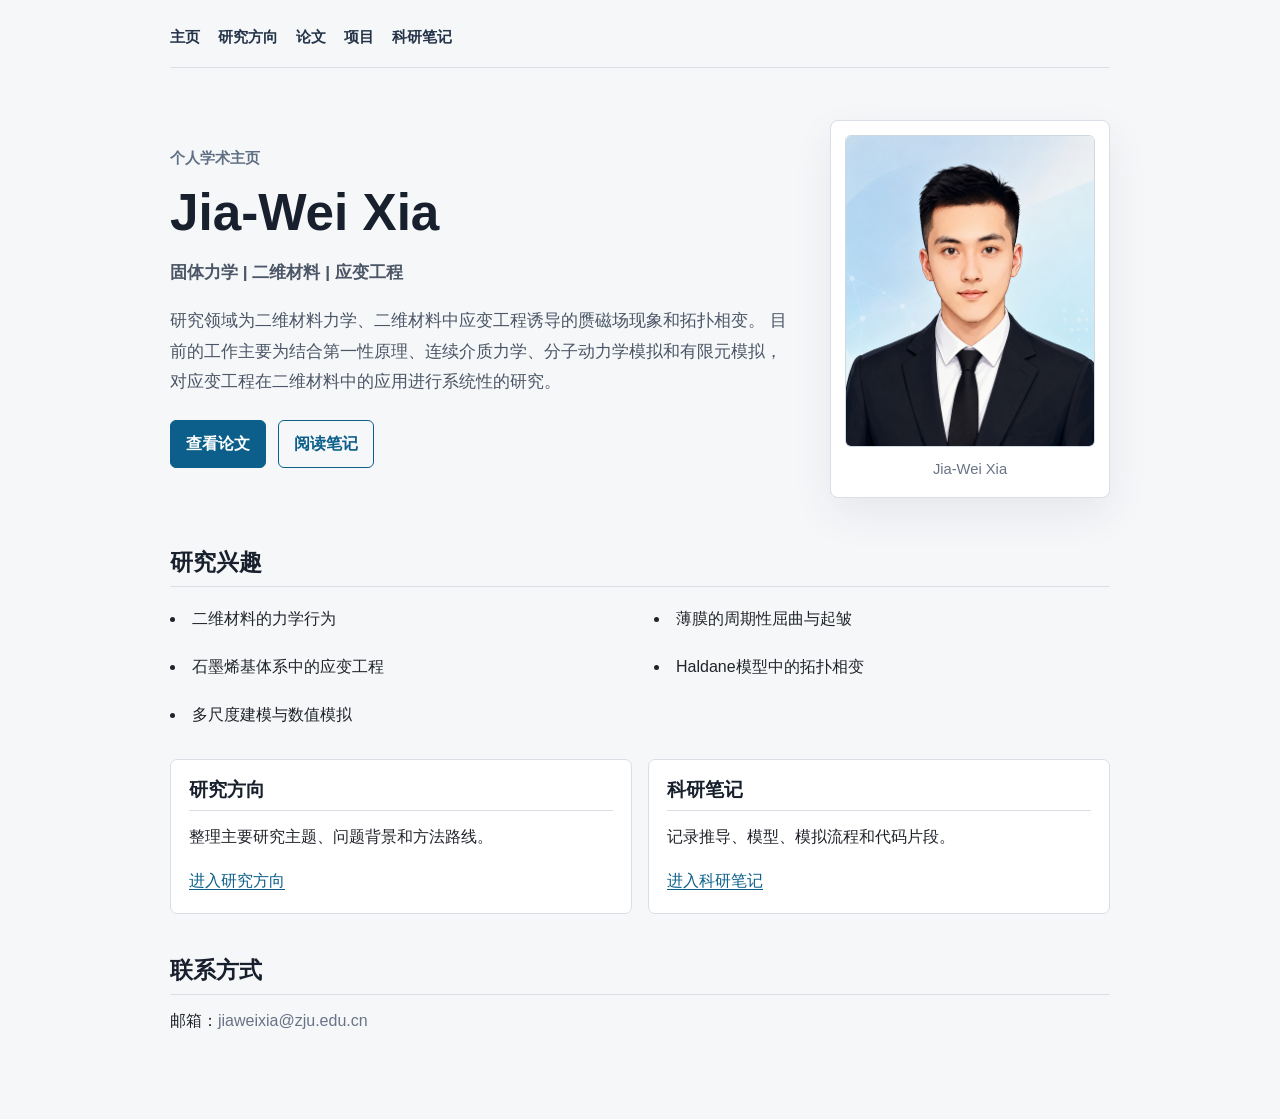
<file: index.html>
<!DOCTYPE html>
<html lang="zh-CN">
<head>
  <meta charset="UTF-8">
  <meta name="viewport" content="width=device-width, initial-scale=1.0">
  <title>Jia-Wei Xia | 个人学术主页</title>
  <link rel="stylesheet" href="style.css">
</head>
<body>
  <header class="site-header">
    <nav class="navbar" aria-label="主导航">
      <a href="index.html" target="_self" rel="noopener">主页</a>
      <a href="research.html" target="_self" rel="noopener">研究方向</a>
      <a href="publications.html" target="_self" rel="noopener">论文</a>
      <a href="projects.html" target="_self" rel="noopener">项目</a>
      <a href="notes.html" target="_self" rel="noopener">科研笔记</a>
    </nav>
  </header>

  <main>
    <section class="hero hero-profile">
      <div class="hero-copy">
        <p class="eyebrow">个人学术主页</p>
        <h1>Jia-Wei Xia</h1>
        <p class="subtitle">固体力学 | 二维材料 | 应变工程</p>
        <p class="lead">
          研究领域为二维材料力学、二维材料中应变工程诱导的赝磁场现象和拓扑相变。
          目前的工作主要为结合第一性原理、连续介质力学、分子动力学模拟和有限元模拟，对应变工程在二维材料中的应用进行系统性的研究。
        </p>
        <div class="button-row">
          <a class="button" href="publications.html" target="_blank" rel="noopener">查看论文</a>
          <a class="button secondary" href="notes.html" target="_blank" rel="noopener">阅读笔记</a>
        </div>
      </div>

      <aside class="profile-card" aria-label="个人照片占位">
        <img class="profile-photo" src="assets/figures/personal_avatar.png" alt="个人照片占位图">
        <p class="photo-caption">Jia-Wei Xia</p>
      </aside>
    </section>

    <section>
      <h2>研究兴趣</h2>
      <ul class="interest-list">
        <li>二维材料的力学行为</li>
        <li>薄膜的周期性屈曲与起皱</li>
        <li>石墨烯基体系中的应变工程</li>
        <li>Haldane模型中的拓扑相变</li>
        <li>多尺度建模与数值模拟</li>
      </ul>
    </section>

    <section class="quick-links">
      <article class="card">
        <h2>研究方向</h2>
        <p>整理主要研究主题、问题背景和方法路线。</p>
        <a href="research.html" target="_blank" rel="noopener">进入研究方向</a>
      </article>
      <article class="card">
        <h2>科研笔记</h2>
        <p>记录推导、模型、模拟流程和代码片段。</p>
        <a href="notes.html" target="_blank" rel="noopener">进入科研笔记</a>
      </article>
    </section>

    <section>
      <h2>联系方式</h2>
      <p>
        邮箱：<span class="muted">jiaweixia@zju.edu.cn</span>
      </p>
    </section>
  </main>
</body>
</html>
</file>
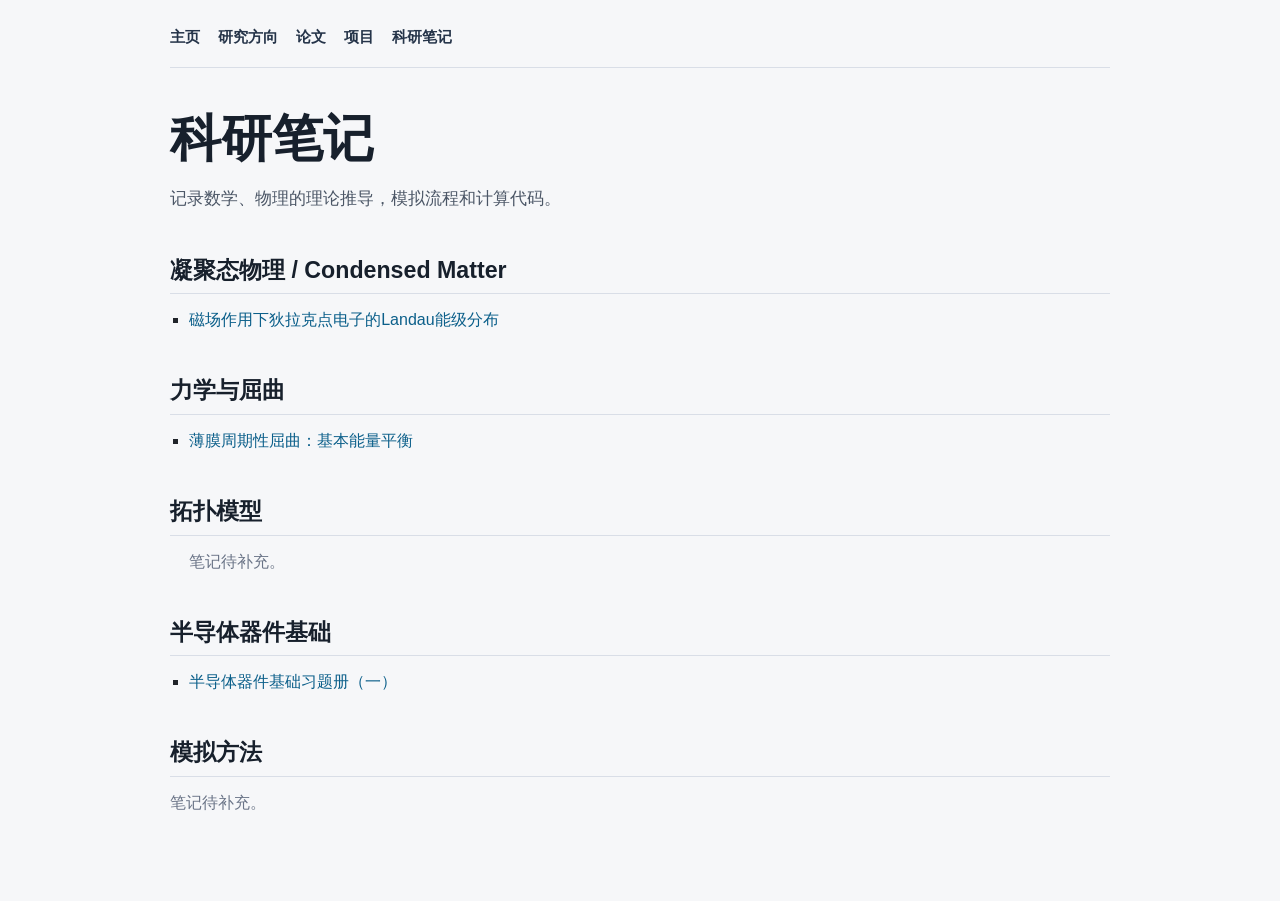
<file: notes.html>
<!DOCTYPE html>
<html lang="zh-CN">
<head>
  <meta charset="UTF-8">
  <meta name="viewport" content="width=device-width, initial-scale=1.0">
  <title>科研笔记 | Jia-Wei Xia</title>
  <link rel="stylesheet" href="style.css">
</head>
<body>
  <header class="site-header">
    <nav class="navbar" aria-label="主导航">
      <a href="index.html" target="_self" rel="noopener">主页</a>
      <a href="research.html" target="_self" rel="noopener">研究方向</a>
      <a href="publications.html" target="_self" rel="noopener">论文</a>
      <a href="projects.html" target="_self" rel="noopener">项目</a>
      <a href="notes.html" target="_self" rel="noopener">科研笔记</a>
    </nav>
  </header>

  <main>
    <h1>科研笔记</h1>
    <p class="lead">
      记录数学、物理的理论推导，模拟流程和计算代码。
    </p>


    <section> 
      <h2>凝聚态物理 / Condensed Matter</h2>
      <ul class="note-list">
        <li>
          <a href="notes/condensed-matter/graphene-landau-levels/" target="_blank" rel="noopener"
          style="text-decoration: none;">
            磁场作用下狄拉克点电子的Landau能级分布
          </a>
        </li>
      </ul>

    </section>


    <section>

      <h2>力学与屈曲</h2>
      <ul class="note-list">
        <li>
          <a href="notes/mechanics/periodic-thin-film-buckling/" target="_blank" rel="noopener"
          style="text-decoration: none;">
            薄膜周期性屈曲：基本能量平衡
          </a>
        </li>
      </ul>
    </section>

    <section>

      <h2>拓扑模型</h2>
      <ul class="note-list">

          <p class="muted">笔记待补充。</p>

      </ul>
    </section>

    <section>
      <h2>半导体器件基础</h2>
      <ul class="note-list">
        <li>
          <a href="notes/semiconductor-devices/exercise-collection/" target="_blank" rel="noopener"
          style="text-decoration: none;">
            半导体器件基础习题册（一）
          </a>
        </li>
      </ul>
    </section>


    <section>
      <h2>模拟方法</h2>
      <p class="muted">笔记待补充。</p>
    </section>
  </main>
</body>
</html>
</file>
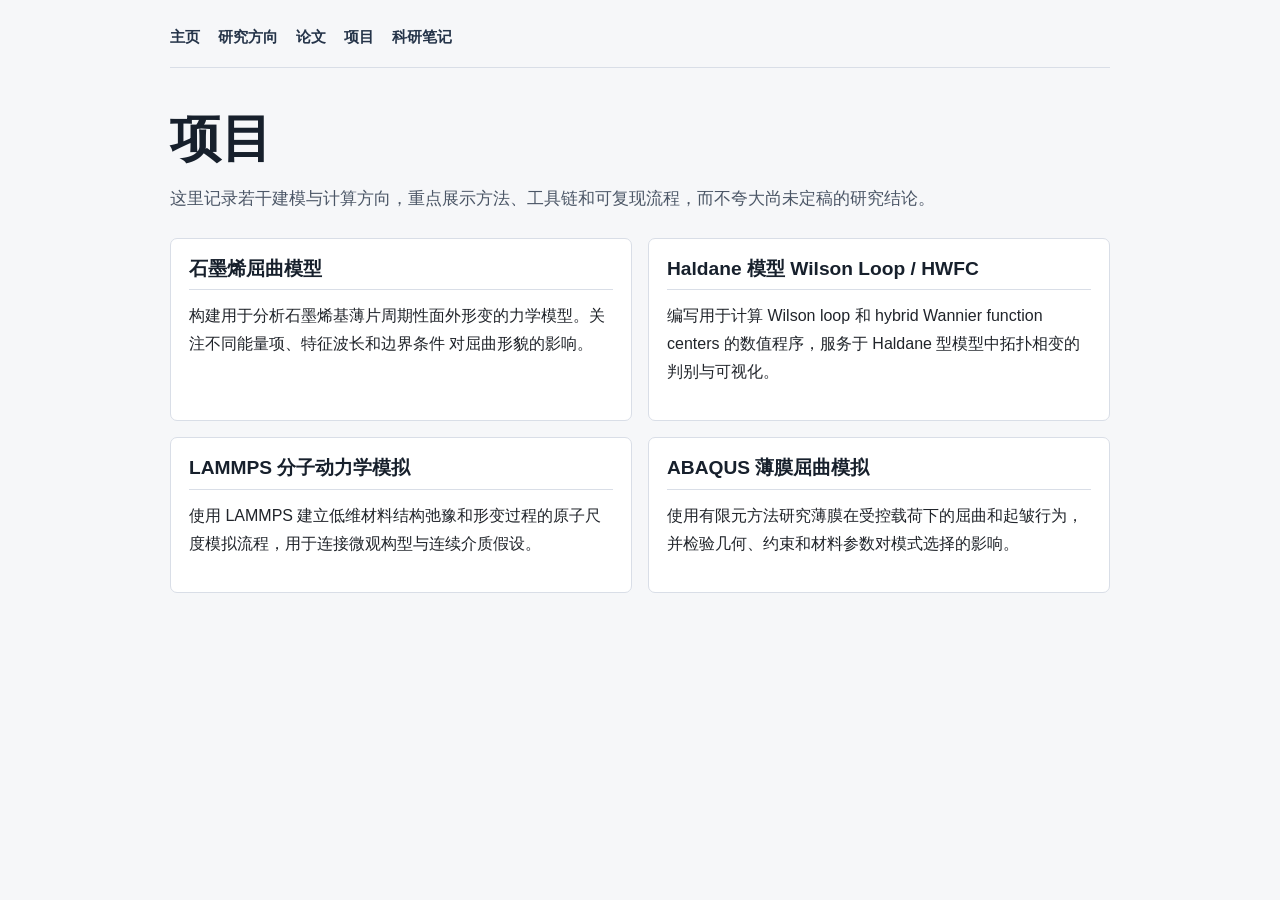
<file: projects.html>
<!DOCTYPE html>
<html lang="zh-CN">
<head>
  <meta charset="UTF-8">
  <meta name="viewport" content="width=device-width, initial-scale=1.0">
  <title>项目 | Jia-Wei Xia</title>
  <link rel="stylesheet" href="style.css">
</head>
<body>
  <header class="site-header">
    <nav class="navbar" aria-label="主导航">
      <a href="index.html" target="_self" rel="noopener">主页</a>
      <a href="research.html" target="_self" rel="noopener">研究方向</a>
      <a href="publications.html" target="_self" rel="noopener">论文</a>
      <a href="projects.html" target="_self" rel="noopener">项目</a>
      <a href="notes.html" target="_self" rel="noopener">科研笔记</a>
    </nav>
  </header>

  <main>
    <h1>项目</h1>
    <p class="lead">
      这里记录若干建模与计算方向，重点展示方法、工具链和可复现流程，而不夸大尚未定稿的研究结论。
    </p>

    <section class="project-grid">
      <article class="project-card">
        <h2>石墨烯屈曲模型</h2>
        <p>
          构建用于分析石墨烯基薄片周期性面外形变的力学模型。关注不同能量项、特征波长和边界条件
          对屈曲形貌的影响。
        </p>
      </article>

      <article class="project-card">
        <h2>Haldane 模型 Wilson Loop / HWFC</h2>
        <p>
          编写用于计算 Wilson loop 和 hybrid Wannier function centers 的数值程序，服务于
          Haldane 型模型中拓扑相变的判别与可视化。
        </p>
      </article>

      <article class="project-card">
        <h2>LAMMPS 分子动力学模拟</h2>
        <p>
          使用 LAMMPS 建立低维材料结构弛豫和形变过程的原子尺度模拟流程，用于连接微观构型与连续介质假设。
        </p>
      </article>

      <article class="project-card">
        <h2>ABAQUS 薄膜屈曲模拟</h2>
        <p>
          使用有限元方法研究薄膜在受控载荷下的屈曲和起皱行为，并检验几何、约束和材料参数对模式选择的影响。
        </p>
      </article>
    </section>
  </main>
</body>
</html>
</file>
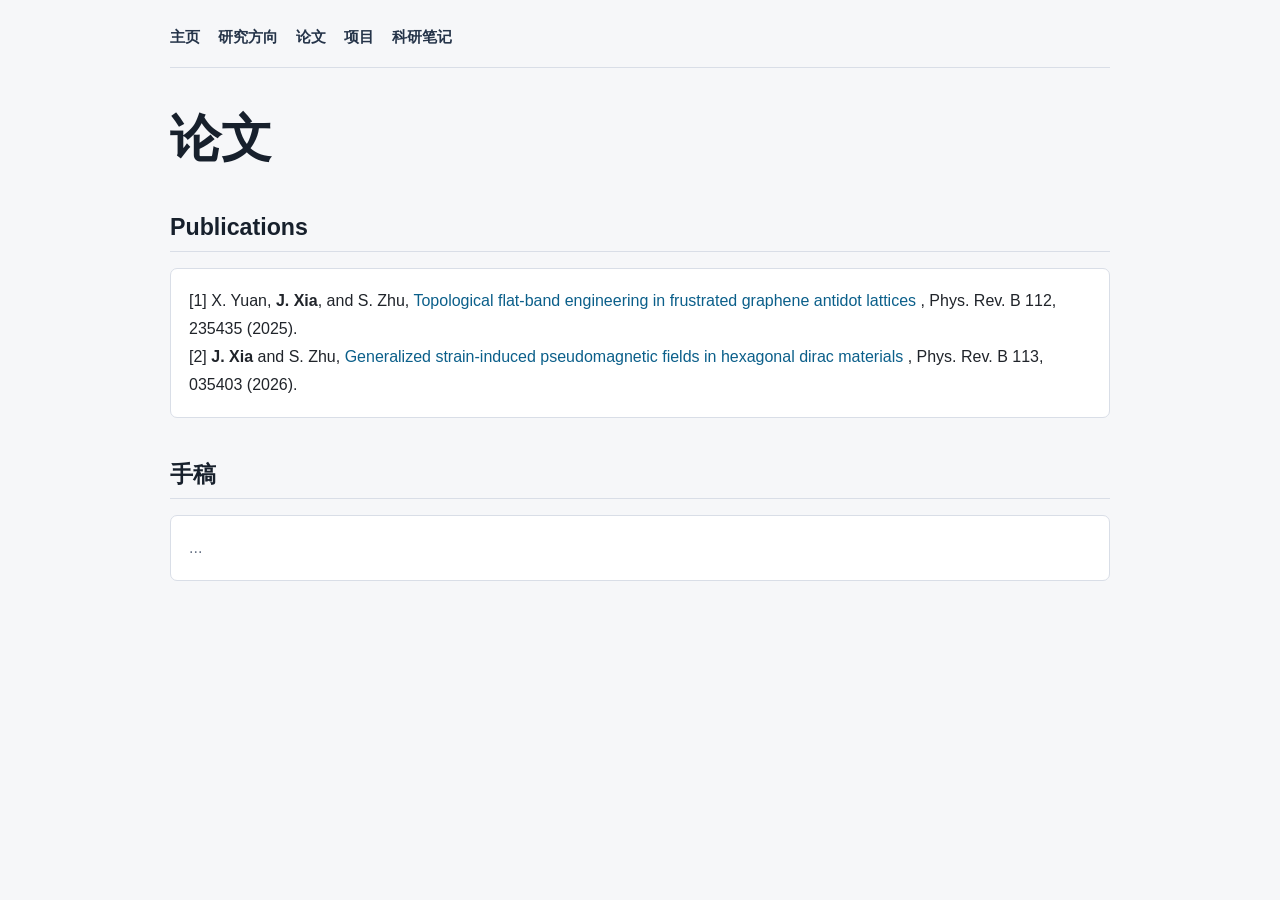
<file: publications.html>
<!DOCTYPE html>
<html lang="zh-CN">
<head>
  <meta charset="UTF-8">
  <meta name="viewport" content="width=device-width, initial-scale=1.0">
  <title>论文 | Jia-Wei Xia</title>
  <link rel="stylesheet" href="style.css">
</head>
<body>
  <header class="site-header">
    <nav class="navbar" aria-label="主导航">
      <a href="index.html" target="_self" rel="noopener">主页</a>
      <a href="research.html" target="_self" rel="noopener">研究方向</a>
      <a href="publications.html" target="_self" rel="noopener">论文</a>
      <a href="projects.html" target="_self" rel="noopener">项目</a>
      <a href="notes.html" target="_self" rel="noopener">科研笔记</a>
    </nav>
  </header>

  <main>
    <h1>论文</h1>
    <p class="lead">

    </p>

    <section>
      <h2>Publications</h2>
      <article class="card">
        <p class="publication">
          [1] X. Yuan, <strong>J. Xia</strong>, and S. Zhu, 
          <a href="https://doi.org/10.1103/wt89-89b3" target="_blank" rel="noopener" style="text-decoration: none;">Topological flat-band 
            engineering in frustrated graphene antidot lattices</a>
          , Phys. Rev. B 112, 235435 (2025).<br>
        </p>

        <p class="publication">
          [2] <strong>J. Xia</strong> and S. Zhu, 
          <a href="https://doi.org/10.1103/5kgn-84cp" target="_blank" rel="noopener" style="text-decoration: none;">Generalized strain-induced 
            pseudomagnetic fields in hexagonal dirac materials</a>
          , Phys. Rev. B 113, 035403 (2026).<br>
        </p>

      </article>
    </section>

    <section>
      <h2>手稿</h2>
      <article class="card">
        <p class="publication">

          <span class="placeholder">...</span><br>

        </p>
      </article>

    </section>

  </main>
</body>
</html>
</file>
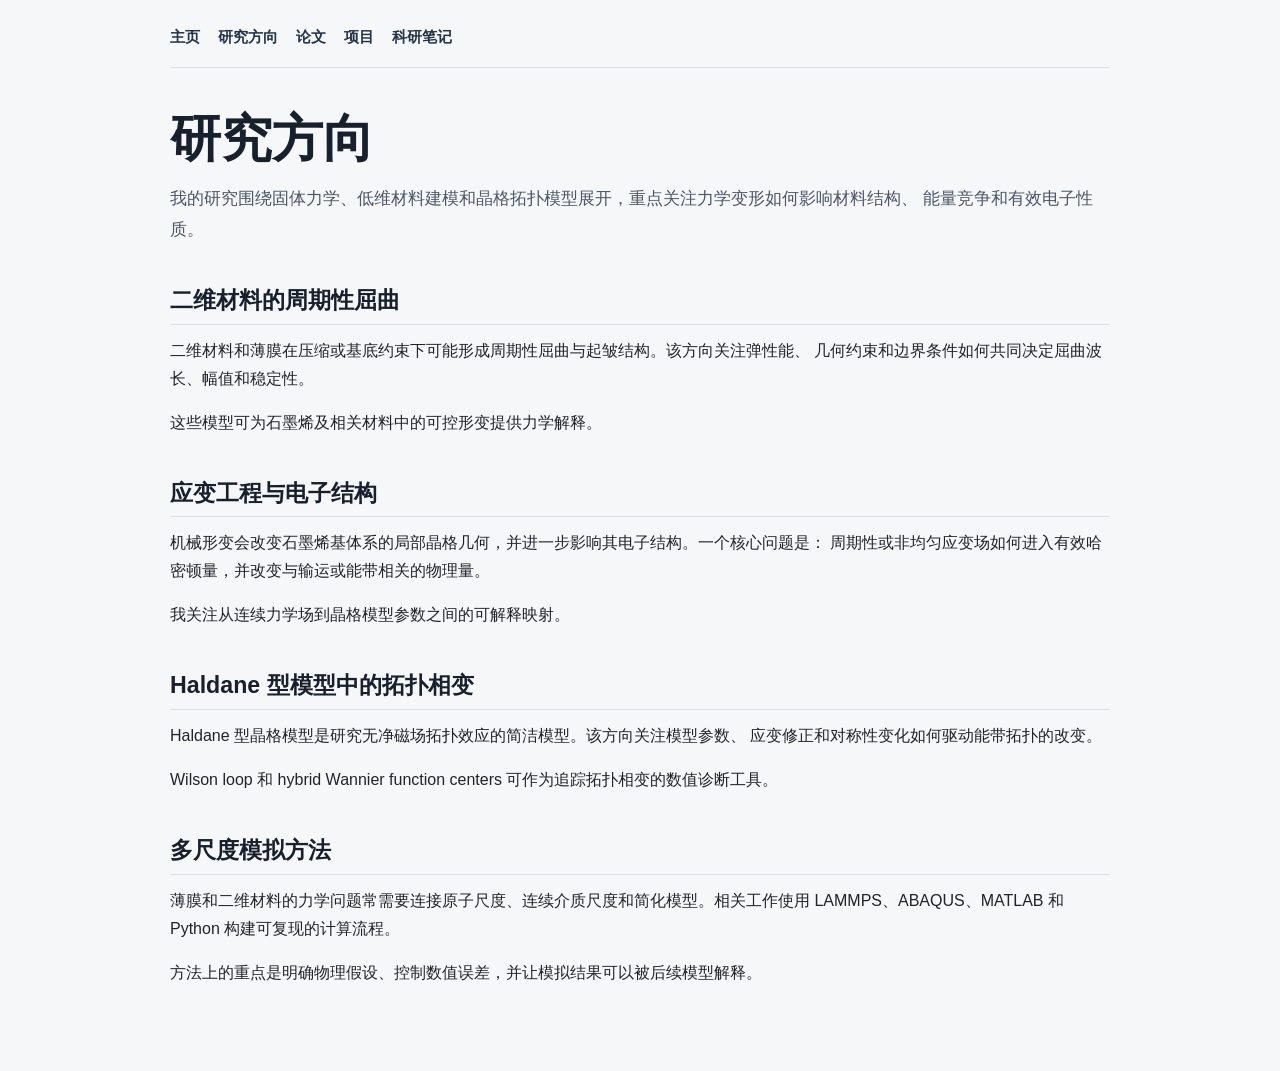
<file: research.html>
<!DOCTYPE html>
<html lang="zh-CN">
<head>
  <meta charset="UTF-8">
  <meta name="viewport" content="width=device-width, initial-scale=1.0">
  <title>研究方向 | Jia-Wei Xia</title>
  <link rel="stylesheet" href="style.css">
</head>
<body>
  <header class="site-header">
    <nav class="navbar" aria-label="主导航">
      <a href="index.html" target="_self" rel="noopener">主页</a>
      <a href="research.html" target="_self" rel="noopener">研究方向</a>
      <a href="publications.html" target="_self" rel="noopener">论文</a>
      <a href="projects.html" target="_self" rel="noopener">项目</a>
      <a href="notes.html" target="_self" rel="noopener">科研笔记</a>
    </nav>
  </header>

  <main>
    <h1>研究方向</h1>
    <p class="lead">
      我的研究围绕固体力学、低维材料建模和晶格拓扑模型展开，重点关注力学变形如何影响材料结构、
      能量竞争和有效电子性质。
    </p>

    <section>
      <h2>二维材料的周期性屈曲</h2>
      <p>
        二维材料和薄膜在压缩或基底约束下可能形成周期性屈曲与起皱结构。该方向关注弹性能、
        几何约束和边界条件如何共同决定屈曲波长、幅值和稳定性。
      </p>
      <p>
        这些模型可为石墨烯及相关材料中的可控形变提供力学解释。
      </p>
    </section>

    <section>
      <h2>应变工程与电子结构</h2>
      <p>
        机械形变会改变石墨烯基体系的局部晶格几何，并进一步影响其电子结构。一个核心问题是：
        周期性或非均匀应变场如何进入有效哈密顿量，并改变与输运或能带相关的物理量。
      </p>
      <p>
        我关注从连续力学场到晶格模型参数之间的可解释映射。
      </p>
    </section>

    <section>
      <h2>Haldane 型模型中的拓扑相变</h2>
      <p>
        Haldane 型晶格模型是研究无净磁场拓扑效应的简洁模型。该方向关注模型参数、
        应变修正和对称性变化如何驱动能带拓扑的改变。
      </p>
      <p>
        Wilson loop 和 hybrid Wannier function centers 可作为追踪拓扑相变的数值诊断工具。
      </p>
    </section>

    <section>
      <h2>多尺度模拟方法</h2>
      <p>
        薄膜和二维材料的力学问题常需要连接原子尺度、连续介质尺度和简化模型。相关工作使用
        LAMMPS、ABAQUS、MATLAB 和 Python 构建可复现的计算流程。
      </p>
      <p>
        方法上的重点是明确物理假设、控制数值误差，并让模拟结果可以被后续模型解释。
      </p>
    </section>
  </main>
</body>
</html>
</file>
<file: style.css>
* {
  box-sizing: border-box;
}

:root {
  --site-content-width: 940px;
  --site-page-gutter: 32px;

  font-size: 16px;
}

html {
  font-size: 16px;
}

body {
  margin: 0;
  background: #f6f7f9;
  color: #20242a;
  font-family: -apple-system, BlinkMacSystemFont, "Segoe UI", "Microsoft YaHei", Arial, Helvetica, sans-serif;
  line-height: 1.75;
}

main,
.site-header {
  width: min(var(--site-content-width), calc(100% - var(--site-page-gutter)));
  margin: 0 auto;
}

main {
  padding: 38px 0 68px;
}

.site-header {
  padding: 24px 0 0;
}

.navbar {
  --bs-navbar-padding-x: 0;
  --bs-navbar-padding-y: 0;

  display: flex;
  flex-wrap: wrap;
  gap: 10px 18px;
  align-items: center;
  justify-content: flex-start;
  padding-bottom: 16px;
  background: transparent;
  border-bottom: 1px solid #d9dee7;
}

.navbar a {
  color: #253449;
  font-size: 0.96rem;
  font-weight: 650;
  text-decoration: none;
}

.navbar a:hover,
.navbar a:focus {
  color: #0b5f8a;
  text-decoration: underline;
}

h1,
h2,
h3 {
  color: #17202c;
  line-height: 1.28;
}

h1 {
  margin: 0 0 12px;
  font-size: clamp(2.1rem, 6vw, 3.2rem);
  font-weight: 760;
}

h2 {
  margin: 42px 0 12px;
  padding-bottom: 8px;
  border-bottom: 1px solid #d9dee7;
  font-size: 1.45rem;
}

h3 {
  margin: 26px 0 8px;
  font-size: 1.15rem;
}

p {
  margin: 0 0 16px;
}

ul {
  margin: 0 0 18px 1.2rem;
  padding: 0;
}

li {
  margin: 6px 0;
}

a {
  color: #0b5f8a;
  text-decoration-thickness: 0.08em;
  text-underline-offset: 0.18em;
}

a:hover,
a:focus {
  color: #073f5c;
}

img {
  display: block;
  max-width: 100%;
  height: auto;
}

pre {
  margin: 18px 0;
  padding: 16px;
  overflow-x: auto;
  background: #eef2f5;
  border: 1px solid #d5dce5;
  border-radius: 6px;
}

code {
  padding: 0.12em 0.28em;
  background: #eef2f5;
  border-radius: 4px;
  font-family: "SFMono-Regular", Consolas, "Liberation Mono", Menlo, monospace;
  font-size: 0.95em;
}

pre code {
  padding: 0;
  background: transparent;
  border-radius: 0;
}

.hero {
  padding: 14px 0 8px;
}

.hero-profile {
  display: grid;
  grid-template-columns: minmax(0, 1fr) minmax(220px, 280px);
  gap: 40px;
  align-items: center;
}

.hero-copy {
  min-width: 0;
}

.eyebrow {
  margin-bottom: 8px;
  color: #607084;
  font-size: 0.92rem;
  font-weight: 700;
}

.subtitle,
.lead {
  color: #4b5666;
  font-size: 1.08rem;
}

.subtitle {
  margin-bottom: 18px;
  font-weight: 650;
}

.profile-card {
  padding: 14px;
  background: #ffffff;
  border: 1px solid #d9dee7;
  border-radius: 8px;
  box-shadow: 0 16px 40px rgba(42, 55, 72, 0.08);
}

.profile-photo {
  width: 100%;
  aspect-ratio: 4 / 5;
  object-fit: cover;
  border: 1px solid #d0d9e3;
  border-radius: 6px;
  background: #eef2f5;
}

.photo-caption {
  margin: 10px 0 0;
  color: #697386;
  font-size: 0.92rem;
  text-align: center;
}

.button-row {
  display: flex;
  flex-wrap: wrap;
  gap: 12px;
  margin: 24px 0 4px;
}

.button {
  display: inline-block;
  padding: 9px 15px;
  border: 1px solid #0b5f8a;
  border-radius: 6px;
  background: #0b5f8a;
  color: #ffffff;
  font-weight: 650;
  text-decoration: none;
}

.button:hover,
.button:focus {
  background: #073f5c;
  color: #ffffff;
  text-decoration: none;
}

.button.secondary {
  background: transparent;
  color: #0b5f8a;
}

.button.secondary:hover,
.button.secondary:focus {
  background: #e4eff4;
  color: #073f5c;
}

.interest-list {
  display: grid;
  grid-template-columns: repeat(2, minmax(0, 1fr));
  gap: 8px 28px;
  margin-left: 0;
  list-style-position: inside;
}

.quick-links,
.project-grid {
  display: grid;
  grid-template-columns: repeat(2, minmax(0, 1fr));
  gap: 16px;
  margin-top: 24px;
}

.card,
.project-card {
  margin: 16px 0;
  padding: 18px;
  background: #ffffff;
  border: 1px solid #d9dee7;
  border-radius: 7px;
}

.quick-links .card,
.project-grid .project-card {
  margin: 0;
}

.card h2,
.project-card h2 {
  margin-top: 0;
  font-size: 1.2rem;
}

.publication {
  margin-bottom: 0;
}

.placeholder,
.muted,
.note-meta {
  color: #697386;
}

.link-list {
  color: #4b5666;
}

.note-list {
  list-style: square;
}

/* Quarto notes */
body.quarto-light {
  background: #f6f7f9;
  color: #20242a;
  font-family: -apple-system, BlinkMacSystemFont, "Segoe UI", "Microsoft YaHei", Arial, Helvetica, sans-serif;
}

body.quarto-light #quarto-content {
  display: block;
  width: 100%;
  margin: 0;
  padding: 0;
}

body.quarto-light main.content {
  width: min(var(--site-content-width), calc(100% - var(--site-page-gutter)));
  margin: 0 auto;
  padding: 0 0 68px;
}

body.quarto-light main.content > .site-header {
  width: 100%;
}

body.quarto-light .quarto-title-block {
  padding-top: 38px;
  margin-bottom: 30px;
}

body.quarto-light .quarto-title-meta {
  color: #697386;
  font-size: 0.92rem;
}

body.quarto-light .quarto-title-meta-heading {
  color: #4b5666;
  font-weight: 700;
}

body.quarto-light #quarto-document-content h1:not(.title) {
  margin: 42px 0 12px;
  padding-bottom: 8px;
  border-bottom: 1px solid #d9dee7;
  font-size: 1.45rem;
}

body.quarto-light #quarto-document-content h2 {
  margin-top: 30px;
  font-size: 1.25rem;
}

body.quarto-light table {
  display: block;
  width: 100%;
  margin: 18px 0;
  overflow-x: auto;
  border-collapse: collapse;
}

body.quarto-light th,
body.quarto-light td {
  padding: 8px 10px;
  border: 1px solid #d5dce5;
}

body.quarto-light th {
  background: #eef2f5;
}

body.quarto-light pre.sourceCode,
body.quarto-light div.sourceCode {
  border-radius: 6px;
}

body.quarto-light pre code {
  white-space: pre;
}

body.quarto-light span.math.display {
  display: block;
  max-width: 100%;
  overflow-x: auto;
  padding: 6px 0;
}

body.quarto-light figure {
  margin: 24px 0;
}

body.quarto-light figcaption {
  margin-top: 8px;
  color: #697386;
  font-size: 0.92rem;
  text-align: center;
}

body.quarto-light #quarto-margin-sidebar {
  display: none;
}

body.quarto-light #TOC {
  margin: 0 0 30px;
  border-left: 1px solid #d9dee7;
  padding-left: 16px;
  color: #4b5666;
  font-size: 0.92rem;
}

body.quarto-light #TOC h2 {
  margin: 0 0 10px;
  padding: 0;
  border: 0;
  color: #607084;
  font-size: 0.9rem;
  text-transform: none;
}

body.quarto-light #TOC ul {
  margin-left: 0;
  list-style: none;
}

body.quarto-light #TOC a {
  color: #4b5666;
  text-decoration: none;
}

body.quarto-light #TOC a:hover,
body.quarto-light #TOC a:focus,
body.quarto-light #TOC a.active {
  color: #0b5f8a;
  text-decoration: underline;
}

@media (max-width: 760px) {
  .hero-profile {
    grid-template-columns: 1fr;
    gap: 26px;
  }

  .profile-card {
    max-width: 320px;
  }
}

@media (max-width: 640px) {
  main,
  .site-header {
    width: min(100% - 24px, var(--site-content-width));
  }

  main {
    padding-top: 28px;
  }

  .navbar {
    gap: 8px 14px;
  }

  .interest-list,
  .quick-links,
  .project-grid {
    grid-template-columns: 1fr;
  }

  .button {
    width: 100%;
    text-align: center;
  }

  body.quarto-light #quarto-content {
    width: 100%;
  }

  body.quarto-light #quarto-document-content h1:not(.title) {
    font-size: 1.3rem;
  }
}
</file>
